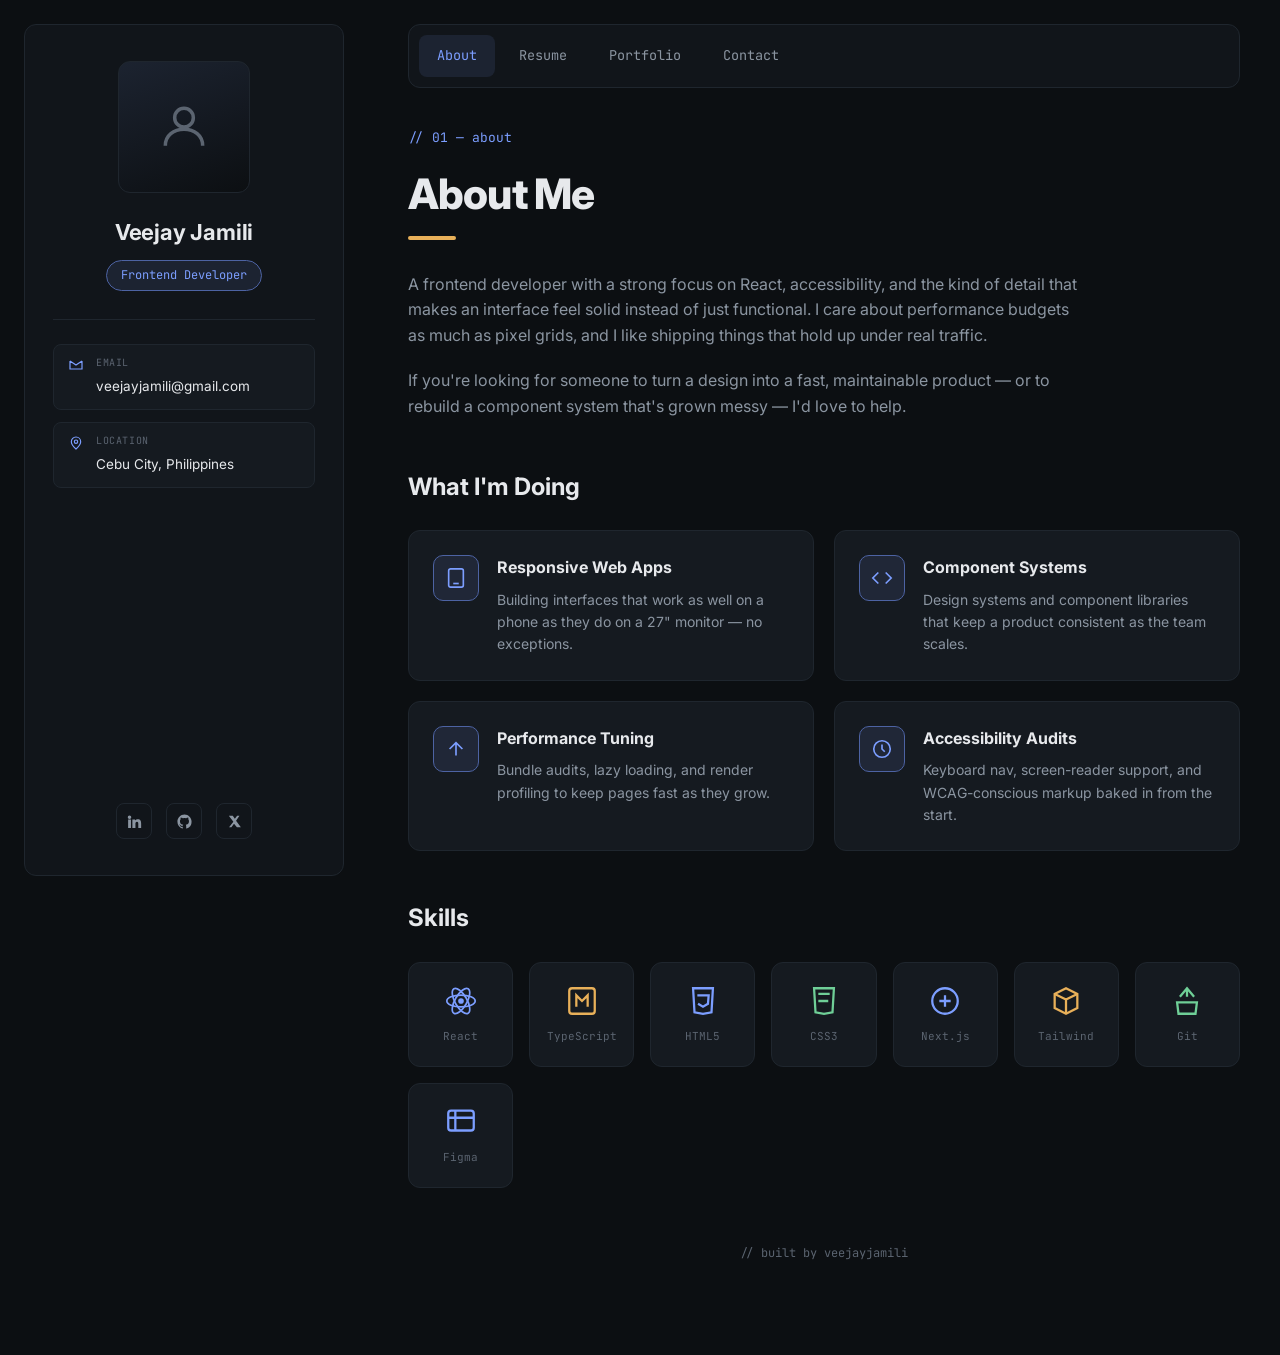
<file: index.html>
<!DOCTYPE html>
<html lang="en">
<head>
<meta charset="UTF-8" />
<meta name="viewport" content="width=device-width, initial-scale=1.0" />
<title>Veejay Jamili — Frontend Developer</title>
<link rel="preconnect" href="https://fonts.googleapis.com">
<link rel="preconnect" href="https://fonts.gstatic.com" crossorigin>
<link href="https://fonts.googleapis.com/css2?family=JetBrains+Mono:wght@400;500;600;700&family=Inter:wght@400;500;600;700;800&display=swap" rel="stylesheet">
<link rel="stylesheet" href="style.css">
</head>
<body>
<div class="app">
<aside class="sidebar">
    <div class="avatar">
      <svg viewBox="0 0 24 24" fill="none" stroke="currentColor" stroke-width="1.5"><circle cx="12" cy="8" r="4"/><path d="M4 20c0-4.4 3.6-7 8-7s8 2.6 8 7"/></svg>
    </div>
    <h1 class="sidebar__name">Veejay Jamili</h1>
    <span class="sidebar__role">Frontend Developer</span>

    <div class="sidebar__divider"></div>

    <div class="sidebar__info">
      <div class="info__row">
        <svg viewBox="0 0 24 24" fill="none" stroke="currentColor" stroke-width="1.8"><path d="M3 6l9 6 9-6M3 6v12h18V6"/></svg>
        <span>
          <span class="info__label">Email</span>
          <span class="info__value">veejayjamili@gmail.com</span>
        </span>
      </div>
      <div class="info__row">
        <svg viewBox="0 0 24 24" fill="none" stroke="currentColor" stroke-width="1.8"><path d="M12 21s-7-6.4-7-11a7 7 0 1114 0c0 4.6-7 11-7 11z"/><circle cx="12" cy="10" r="2.5"/></svg>
        <span>
          <span class="info__label">Location</span>
          <span class="info__value">Cebu City, Philippines</span>
        </span>
      </div>
    </div>

    <div class="sidebar__socials">
      <a href="https://www.linkedin.com/in/veejayjamili/" target="_blank" rel="noopener" aria-label="LinkedIn">
        <svg viewBox="0 0 24 24" fill="currentColor"><path d="M4.98 3.5a2.5 2.5 0 11-.02 5 2.5 2.5 0 01.02-5zM3 9h4v12H3zM9 9h3.8v1.7h.05c.53-1 1.83-1.96 3.76-1.96 4.02 0 4.76 2.65 4.76 6.1V21h-4v-5.6c0-1.34-.02-3.06-1.87-3.06-1.87 0-2.16 1.46-2.16 2.96V21H9z"/></svg>
      </a>
      <a href="https://github.com/fdc-veejay" target="_blank" rel="noopener" aria-label="GitHub">
        <svg viewBox="0 0 24 24" fill="currentColor"><path d="M12 2C6.48 2 2 6.58 2 12.25c0 4.5 2.87 8.32 6.84 9.67.5.1.68-.22.68-.49 0-.24-.01-1.04-.01-1.89-2.78.62-3.37-1.21-3.37-1.21-.45-1.18-1.1-1.5-1.1-1.5-.9-.63.07-.62.07-.62 1 .07 1.53 1.05 1.53 1.05.89 1.55 2.33 1.1 2.9.84.09-.66.34-1.1.62-1.36-2.22-.26-4.56-1.13-4.56-5.02 0-1.11.38-2.02 1.02-2.73-.1-.26-.44-1.31.1-2.73 0 0 .84-.27 2.75 1.04a9.4 9.4 0 015 0c1.9-1.31 2.74-1.04 2.74-1.04.55 1.42.2 2.47.1 2.73.64.71 1.02 1.62 1.02 2.73 0 3.9-2.35 4.76-4.58 5.01.36.32.68.93.68 1.88 0 1.36-.01 2.45-.01 2.79 0 .27.18.6.69.49A10.02 10.02 0 0022 12.25C22 6.58 17.52 2 12 2z"/></svg>
      </a>
      <a href="https://twitter.com/" target="_blank" rel="noopener" aria-label="Twitter / X">
        <svg viewBox="0 0 24 24" fill="currentColor"><path d="M19 4h-3.3l-3.2 4.2L9.6 4H4l6.4 8.4L4.3 20h3.3l3.7-4.8L15.4 20H21l-6.8-8.9z"/></svg>
      </a>
    </div>
  </aside>

  <!-- ============ MAIN CONTENT ============ -->
  <div class="content">

    <nav class="topnav">
      <a href="index.html" class="active">About</a>
      <a href="resume.html">Resume</a>
      <a href="portfolio.html">Portfolio</a>
      <!-- <a href="blog.html">Blog</a> -->
      <a href="contact.html">Contact</a>
    </nav>

    <p class="eyebrow">// 01 — about</p>
    <h2 class="page__title">About Me</h2>
    <div class="title__underline"></div>

    <p class="lede">
      A frontend developer with a strong focus on React, accessibility,
      and the kind of detail that makes an interface feel solid instead
      of just functional. I care about performance budgets as much as
      pixel grids, and I like shipping things that hold up under real
      traffic.
    </p>
    <p class="lede">
      If you're looking for someone to turn a design into a fast,
      maintainable product — or to rebuild a component system that's
      grown messy — I'd love to help.
    </p>

    <h3 class="section-heading">What I'm Doing</h3>
    <div class="cards">

      <div class="card">
        <div class="card__icon">
          <svg viewBox="0 0 24 24" fill="none" stroke="currentColor" stroke-width="1.8"><rect x="4" y="2" width="16" height="20" rx="2"/><path d="M9 18h6"/></svg>
        </div>
        <div>
          <h3>Responsive Web Apps</h3>
          <p>Building interfaces that work as well on a phone as they do on a 27" monitor — no exceptions.</p>
        </div>
      </div>

      <div class="card">
        <div class="card__icon">
          <svg viewBox="0 0 24 24" fill="none" stroke="currentColor" stroke-width="1.8"><path d="M16 18l6-6-6-6M8 6l-6 6 6 6"/></svg>
        </div>
        <div>
          <h3>Component Systems</h3>
          <p>Design systems and component libraries that keep a product consistent as the team scales.</p>
        </div>
      </div>

      <div class="card">
        <div class="card__icon">
          <svg viewBox="0 0 24 24" fill="none" stroke="currentColor" stroke-width="1.8"><path d="M12 19V6M5 12l7-7 7 7"/></svg>
        </div>
        <div>
          <h3>Performance Tuning</h3>
          <p>Bundle audits, lazy loading, and render profiling to keep pages fast as they grow.</p>
        </div>
      </div>

      <div class="card">
        <div class="card__icon">
          <svg viewBox="0 0 24 24" fill="none" stroke="currentColor" stroke-width="1.8"><circle cx="12" cy="12" r="9"/><path d="M12 7v5l3 3"/></svg>
        </div>
        <div>
          <h3>Accessibility Audits</h3>
          <p>Keyboard nav, screen-reader support, and WCAG-conscious markup baked in from the start.</p>
        </div>
      </div>

    </div>

    <h3 class="section-heading">Skills</h3>
    <div class="skill-icons">
      <div class="skill-icon">
        <svg viewBox="0 0 24 24" fill="none"><circle cx="12" cy="12" r="2" fill="#7c9eff"/><g stroke="#7c9eff" stroke-width="1.2"><ellipse cx="12" cy="12" rx="10" ry="4.2"/><ellipse cx="12" cy="12" rx="10" ry="4.2" transform="rotate(60 12 12)"/><ellipse cx="12" cy="12" rx="10" ry="4.2" transform="rotate(120 12 12)"/></g></svg>
        <span>React</span>
      </div>
      <div class="skill-icon">
        <svg viewBox="0 0 24 24" fill="none" stroke="#e8b059" stroke-width="1.6"><rect x="3" y="3" width="18" height="18" rx="2"/><path d="M8 16V8l4 4 4-4v8"/></svg>
        <span>TypeScript</span>
      </div>
      <div class="skill-icon">
        <svg viewBox="0 0 24 24" fill="none" stroke="#7c9eff" stroke-width="1.6"><path d="M5 3l1 17 6 1 6-1 1-17z"/><path d="M8 8h8l-.5 6L12 16l-3.5-2"/></svg>
        <span>HTML5</span>
      </div>
      <div class="skill-icon">
        <svg viewBox="0 0 24 24" fill="none" stroke="#6fcf97" stroke-width="1.6"><path d="M5 3l1 17 6 1 6-1 1-17z"/><path d="M8 7h8M8 12h7"/></svg>
        <span>CSS3</span>
      </div>
      <div class="skill-icon">
        <svg viewBox="0 0 24 24" fill="none" stroke="#7c9eff" stroke-width="1.6"><circle cx="12" cy="12" r="9"/><path d="M8 12h8M12 8v8"/></svg>
        <span>Next.js</span>
      </div>
      <div class="skill-icon">
        <svg viewBox="0 0 24 24" fill="none" stroke="#e8b059" stroke-width="1.6"><path d="M4 17V7l8-4 8 4v10l-8 4-8-4z"/><path d="M4 7l8 4 8-4M12 11v10"/></svg>
        <span>Tailwind</span>
      </div>
      <div class="skill-icon">
        <svg viewBox="0 0 24 24" fill="none" stroke="#6fcf97" stroke-width="1.6"><path d="M12 3v6M7 9l5-6 5 6M5 13h14l-1 8H6z"/></svg>
        <span>Git</span>
      </div>
      <div class="skill-icon">
        <svg viewBox="0 0 24 24" fill="none" stroke="#7c9eff" stroke-width="1.6"><rect x="3" y="4" width="18" height="14" rx="2"/><path d="M3 9h18M8 4v14"/></svg>
        <span>Figma</span>
      </div>
    </div>

    <p class="footer-note">// built by veejayjamili</p>
  </div>

</div>
</body>
</html>
</file>
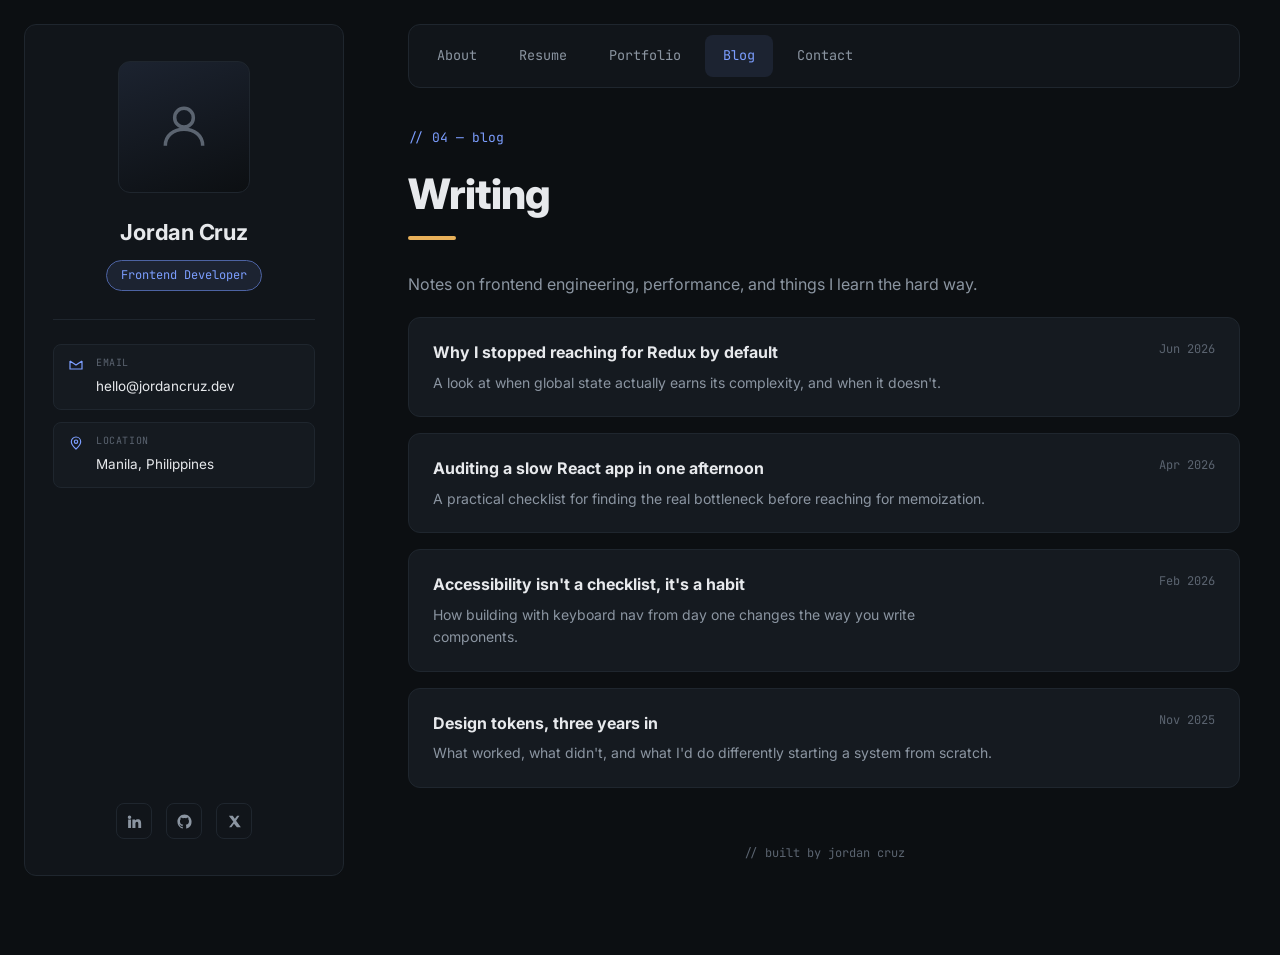
<file: blog.html>
<!DOCTYPE html>
<html lang="en">
<head>
<meta charset="UTF-8" />
<meta name="viewport" content="width=device-width, initial-scale=1.0" />
<title>Blog — Jordan Cruz</title>
<link rel="preconnect" href="https://fonts.googleapis.com">
<link rel="preconnect" href="https://fonts.gstatic.com" crossorigin>
<link href="https://fonts.googleapis.com/css2?family=JetBrains+Mono:wght@400;500;600;700&family=Inter:wght@400;500;600;700;800&display=swap" rel="stylesheet">
<link rel="stylesheet" href="style.css">
</head>
<body>
<div class="app">

  <aside class="sidebar">
    <div class="avatar">
      <svg viewBox="0 0 24 24" fill="none" stroke="currentColor" stroke-width="1.5"><circle cx="12" cy="8" r="4"/><path d="M4 20c0-4.4 3.6-7 8-7s8 2.6 8 7"/></svg>
    </div>
    <h1 class="sidebar__name">Jordan Cruz</h1>
    <span class="sidebar__role">Frontend Developer</span>

    <div class="sidebar__divider"></div>

    <div class="sidebar__info">
      <div class="info__row">
        <svg viewBox="0 0 24 24" fill="none" stroke="currentColor" stroke-width="1.8"><path d="M3 6l9 6 9-6M3 6v12h18V6"/></svg>
        <span>
          <span class="info__label">Email</span>
          <span class="info__value">hello@jordancruz.dev</span>
        </span>
      </div>
      <div class="info__row">
        <svg viewBox="0 0 24 24" fill="none" stroke="currentColor" stroke-width="1.8"><path d="M12 21s-7-6.4-7-11a7 7 0 1114 0c0 4.6-7 11-7 11z"/><circle cx="12" cy="10" r="2.5"/></svg>
        <span>
          <span class="info__label">Location</span>
          <span class="info__value">Manila, Philippines</span>
        </span>
      </div>
    </div>

    <div class="sidebar__socials">
      <a href="https://linkedin.com/" target="_blank" rel="noopener" aria-label="LinkedIn">
        <svg viewBox="0 0 24 24" fill="currentColor"><path d="M4.98 3.5a2.5 2.5 0 11-.02 5 2.5 2.5 0 01.02-5zM3 9h4v12H3zM9 9h3.8v1.7h.05c.53-1 1.83-1.96 3.76-1.96 4.02 0 4.76 2.65 4.76 6.1V21h-4v-5.6c0-1.34-.02-3.06-1.87-3.06-1.87 0-2.16 1.46-2.16 2.96V21H9z"/></svg>
      </a>
      <a href="https://github.com/" target="_blank" rel="noopener" aria-label="GitHub">
        <svg viewBox="0 0 24 24" fill="currentColor"><path d="M12 2C6.48 2 2 6.58 2 12.25c0 4.5 2.87 8.32 6.84 9.67.5.1.68-.22.68-.49 0-.24-.01-1.04-.01-1.89-2.78.62-3.37-1.21-3.37-1.21-.45-1.18-1.1-1.5-1.1-1.5-.9-.63.07-.62.07-.62 1 .07 1.53 1.05 1.53 1.05.89 1.55 2.33 1.1 2.9.84.09-.66.34-1.1.62-1.36-2.22-.26-4.56-1.13-4.56-5.02 0-1.11.38-2.02 1.02-2.73-.1-.26-.44-1.31.1-2.73 0 0 .84-.27 2.75 1.04a9.4 9.4 0 015 0c1.9-1.31 2.74-1.04 2.74-1.04.55 1.42.2 2.47.1 2.73.64.71 1.02 1.62 1.02 2.73 0 3.9-2.35 4.76-4.58 5.01.36.32.68.93.68 1.88 0 1.36-.01 2.45-.01 2.79 0 .27.18.6.69.49A10.02 10.02 0 0022 12.25C22 6.58 17.52 2 12 2z"/></svg>
      </a>
      <a href="https://twitter.com/" target="_blank" rel="noopener" aria-label="Twitter / X">
        <svg viewBox="0 0 24 24" fill="currentColor"><path d="M19 4h-3.3l-3.2 4.2L9.6 4H4l6.4 8.4L4.3 20h3.3l3.7-4.8L15.4 20H21l-6.8-8.9z"/></svg>
      </a>
    </div>
  </aside>

  <div class="content">

    <nav class="topnav">
      <a href="index.html">About</a>
      <a href="resume.html">Resume</a>
      <a href="portfolio.html">Portfolio</a>
      <a href="blog.html" class="active">Blog</a>
      <a href="contact.html">Contact</a>
    </nav>

    <p class="eyebrow">// 04 — blog</p>
    <h2 class="page__title">Writing</h2>
    <div class="title__underline"></div>

    <p class="lede">Notes on frontend engineering, performance, and things I learn the hard way.</p>

    <div class="blog-list">

      <div class="blog-item">
        <div>
          <h3>Why I stopped reaching for Redux by default</h3>
          <p>A look at when global state actually earns its complexity, and when it doesn't.</p>
        </div>
        <span class="blog-item__date">Jun 2026</span>
      </div>

      <div class="blog-item">
        <div>
          <h3>Auditing a slow React app in one afternoon</h3>
          <p>A practical checklist for finding the real bottleneck before reaching for memoization.</p>
        </div>
        <span class="blog-item__date">Apr 2026</span>
      </div>

      <div class="blog-item">
        <div>
          <h3>Accessibility isn't a checklist, it's a habit</h3>
          <p>How building with keyboard nav from day one changes the way you write components.</p>
        </div>
        <span class="blog-item__date">Feb 2026</span>
      </div>

      <div class="blog-item">
        <div>
          <h3>Design tokens, three years in</h3>
          <p>What worked, what didn't, and what I'd do differently starting a system from scratch.</p>
        </div>
        <span class="blog-item__date">Nov 2025</span>
      </div>

    </div>

    <p class="footer-note">// built by jordan cruz</p>
  </div>

</div>
</body>
</html>
</file>
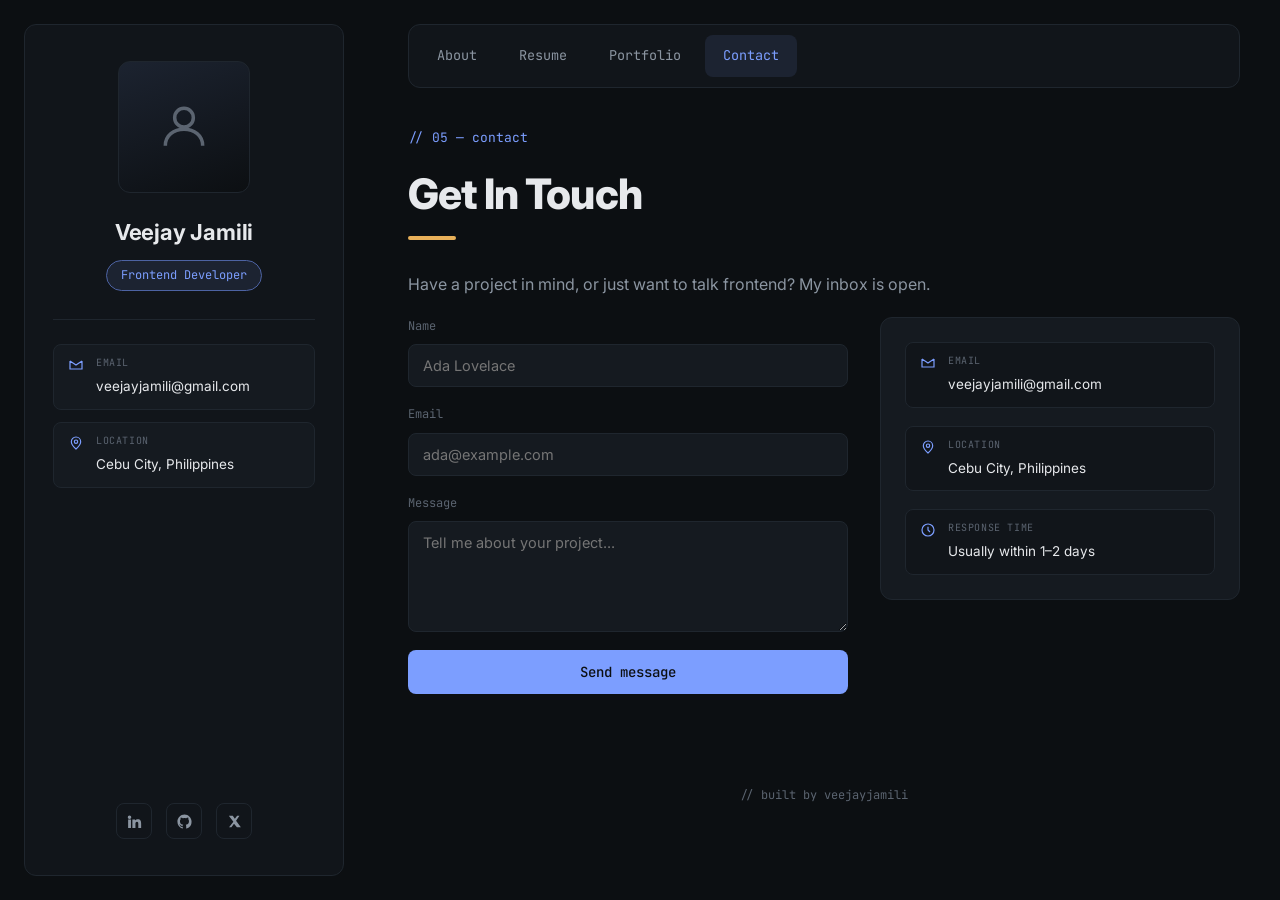
<file: contact.html>
<!DOCTYPE html>
<html lang="en">
<head>
<meta charset="UTF-8" />
<meta name="viewport" content="width=device-width, initial-scale=1.0" />
<title>Contact — Veejay Jamili</title>
<link rel="preconnect" href="https://fonts.googleapis.com">
<link rel="preconnect" href="https://fonts.gstatic.com" crossorigin>
<link href="https://fonts.googleapis.com/css2?family=JetBrains+Mono:wght@400;500;600;700&family=Inter:wght@400;500;600;700;800&display=swap" rel="stylesheet">
<link rel="stylesheet" href="style.css">
</head>
<body>
<div class="app">

  <aside class="sidebar">
    <div class="avatar">
      <svg viewBox="0 0 24 24" fill="none" stroke="currentColor" stroke-width="1.5"><circle cx="12" cy="8" r="4"/><path d="M4 20c0-4.4 3.6-7 8-7s8 2.6 8 7"/></svg>
    </div>
    <h1 class="sidebar__name">Veejay Jamili</h1>
    <span class="sidebar__role">Frontend Developer</span>

    <div class="sidebar__divider"></div>

    <div class="sidebar__info">
      <div class="info__row">
        <svg viewBox="0 0 24 24" fill="none" stroke="currentColor" stroke-width="1.8"><path d="M3 6l9 6 9-6M3 6v12h18V6"/></svg>
        <span>
          <span class="info__label">Email</span>
          <span class="info__value">veejayjamili@gmail.com</span>
        </span>
      </div>
      <div class="info__row">
        <svg viewBox="0 0 24 24" fill="none" stroke="currentColor" stroke-width="1.8"><path d="M12 21s-7-6.4-7-11a7 7 0 1114 0c0 4.6-7 11-7 11z"/><circle cx="12" cy="10" r="2.5"/></svg>
        <span>
          <span class="info__label">Location</span>
          <span class="info__value">Cebu City, Philippines</span>
        </span>
      </div>
    </div>

    <div class="sidebar__socials">
      <a href="https://www.linkedin.com/in/veejayjamili/" target="_blank" rel="noopener" aria-label="LinkedIn">
        <svg viewBox="0 0 24 24" fill="currentColor"><path d="M4.98 3.5a2.5 2.5 0 11-.02 5 2.5 2.5 0 01.02-5zM3 9h4v12H3zM9 9h3.8v1.7h.05c.53-1 1.83-1.96 3.76-1.96 4.02 0 4.76 2.65 4.76 6.1V21h-4v-5.6c0-1.34-.02-3.06-1.87-3.06-1.87 0-2.16 1.46-2.16 2.96V21H9z"/></svg>
      </a>
      <a href="https://github.com/fdc-veejay" target="_blank" rel="noopener" aria-label="GitHub">
        <svg viewBox="0 0 24 24" fill="currentColor"><path d="M12 2C6.48 2 2 6.58 2 12.25c0 4.5 2.87 8.32 6.84 9.67.5.1.68-.22.68-.49 0-.24-.01-1.04-.01-1.89-2.78.62-3.37-1.21-3.37-1.21-.45-1.18-1.1-1.5-1.1-1.5-.9-.63.07-.62.07-.62 1 .07 1.53 1.05 1.53 1.05.89 1.55 2.33 1.1 2.9.84.09-.66.34-1.1.62-1.36-2.22-.26-4.56-1.13-4.56-5.02 0-1.11.38-2.02 1.02-2.73-.1-.26-.44-1.31.1-2.73 0 0 .84-.27 2.75 1.04a9.4 9.4 0 015 0c1.9-1.31 2.74-1.04 2.74-1.04.55 1.42.2 2.47.1 2.73.64.71 1.02 1.62 1.02 2.73 0 3.9-2.35 4.76-4.58 5.01.36.32.68.93.68 1.88 0 1.36-.01 2.45-.01 2.79 0 .27.18.6.69.49A10.02 10.02 0 0022 12.25C22 6.58 17.52 2 12 2z"/></svg>
      </a>
      <a href="https://twitter.com/" target="_blank" rel="noopener" aria-label="Twitter / X">
        <svg viewBox="0 0 24 24" fill="currentColor"><path d="M19 4h-3.3l-3.2 4.2L9.6 4H4l6.4 8.4L4.3 20h3.3l3.7-4.8L15.4 20H21l-6.8-8.9z"/></svg>
      </a>
    </div>
  </aside>

  <div class="content">

    <nav class="topnav">
      <a href="index.html">About</a>
      <a href="resume.html">Resume</a>
      <a href="portfolio.html">Portfolio</a>
      <!-- <a href="blog.html">Blog</a> -->
      <a href="contact.html" class="active">Contact</a>
    </nav>

    <p class="eyebrow">// 05 — contact</p>
    <h2 class="page__title">Get In Touch</h2>
    <div class="title__underline"></div>

    <p class="lede">Have a project in mind, or just want to talk frontend? My inbox is open.</p>

    <div class="contact-grid">

      <form class="contact__form" id="contactForm" novalidate>
        <div class="field">
          <label for="name">Name</label>
          <input type="text" id="name" name="name" placeholder="Ada Lovelace" required>
        </div>
        <div class="field">
          <label for="email">Email</label>
          <input type="email" id="email" name="email" placeholder="ada@example.com" required>
        </div>
        <div class="field">
          <label for="message">Message</label>
          <textarea id="message" name="message" rows="5" placeholder="Tell me about your project..." required></textarea>
        </div>
        <button type="submit" class="btn">Send message</button>
        <p class="form__status" id="formStatus" role="status" aria-live="polite"></p>
      </form>

      <div class="contact-info-card">
        <div class="info__row">
          <svg viewBox="0 0 24 24" fill="none" stroke="currentColor" stroke-width="1.8"><path d="M3 6l9 6 9-6M3 6v12h18V6"/></svg>
          <span>
            <span class="info__label">Email</span>
            <span class="info__value">veejayjamili@gmail.com</span>
          </span>
        </div>
        <div class="info__row">
          <svg viewBox="0 0 24 24" fill="none" stroke="currentColor" stroke-width="1.8"><path d="M12 21s-7-6.4-7-11a7 7 0 1114 0c0 4.6-7 11-7 11z"/><circle cx="12" cy="10" r="2.5"/></svg>
          <span>
            <span class="info__label">Location</span>
            <span class="info__value">Cebu City, Philippines</span>
          </span>
        </div>
        <div class="info__row">
          <svg viewBox="0 0 24 24" fill="none" stroke="currentColor" stroke-width="1.8"><circle cx="12" cy="12" r="9"/><path d="M12 7v5l3 3"/></svg>
          <span>
            <span class="info__label">Response time</span>
            <span class="info__value">Usually within 1–2 days</span>
          </span>
        </div>
      </div>

    </div>

    <p class="footer-note">// built by veejayjamili</p>
  </div>

</div>

<script src="script.js"></script>
</body>
</html>
</file>
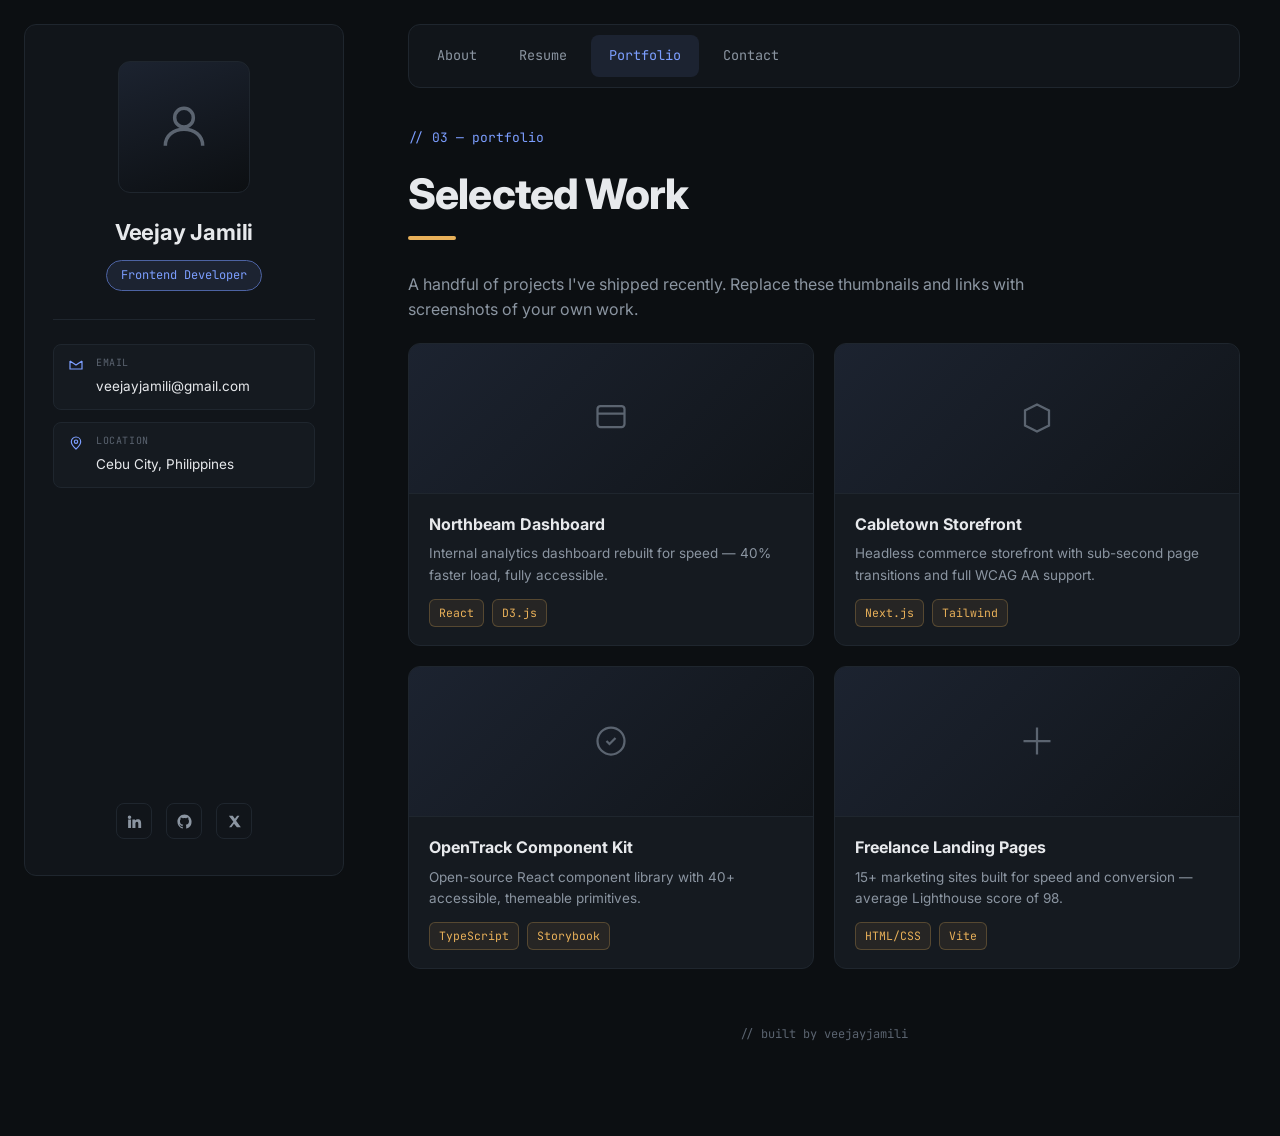
<file: portfolio.html>
<!DOCTYPE html>
<html lang="en">
<head>
<meta charset="UTF-8" />
<meta name="viewport" content="width=device-width, initial-scale=1.0" />
<title>Portfolio — Veejay Jamili</title>
<link rel="preconnect" href="https://fonts.googleapis.com">
<link rel="preconnect" href="https://fonts.gstatic.com" crossorigin>
<link href="https://fonts.googleapis.com/css2?family=JetBrains+Mono:wght@400;500;600;700&family=Inter:wght@400;500;600;700;800&display=swap" rel="stylesheet">
<link rel="stylesheet" href="style.css">
</head>
<body>
<div class="app">

  <aside class="sidebar">
    <div class="avatar">
      <svg viewBox="0 0 24 24" fill="none" stroke="currentColor" stroke-width="1.5"><circle cx="12" cy="8" r="4"/><path d="M4 20c0-4.4 3.6-7 8-7s8 2.6 8 7"/></svg>
    </div>
    <h1 class="sidebar__name">Veejay Jamili</h1>
    <span class="sidebar__role">Frontend Developer</span>

    <div class="sidebar__divider"></div>

    <div class="sidebar__info">
      <div class="info__row">
        <svg viewBox="0 0 24 24" fill="none" stroke="currentColor" stroke-width="1.8"><path d="M3 6l9 6 9-6M3 6v12h18V6"/></svg>
        <span>
          <span class="info__label">Email</span>
          <span class="info__value">veejayjamili@gmail.com</span>
        </span>
      </div>
      <div class="info__row">
        <svg viewBox="0 0 24 24" fill="none" stroke="currentColor" stroke-width="1.8"><path d="M12 21s-7-6.4-7-11a7 7 0 1114 0c0 4.6-7 11-7 11z"/><circle cx="12" cy="10" r="2.5"/></svg>
        <span>
          <span class="info__label">Location</span>
          <span class="info__value">Cebu City, Philippines</span>
        </span>
      </div>
    </div>

    <div class="sidebar__socials">
      <a href="https://www.linkedin.com/in/veejayjamili/" target="_blank" rel="noopener" aria-label="LinkedIn">
        <svg viewBox="0 0 24 24" fill="currentColor"><path d="M4.98 3.5a2.5 2.5 0 11-.02 5 2.5 2.5 0 01.02-5zM3 9h4v12H3zM9 9h3.8v1.7h.05c.53-1 1.83-1.96 3.76-1.96 4.02 0 4.76 2.65 4.76 6.1V21h-4v-5.6c0-1.34-.02-3.06-1.87-3.06-1.87 0-2.16 1.46-2.16 2.96V21H9z"/></svg>
      </a>
      <a href="https://github.com/fdc-veejay" target="_blank" rel="noopener" aria-label="GitHub">
        <svg viewBox="0 0 24 24" fill="currentColor"><path d="M12 2C6.48 2 2 6.58 2 12.25c0 4.5 2.87 8.32 6.84 9.67.5.1.68-.22.68-.49 0-.24-.01-1.04-.01-1.89-2.78.62-3.37-1.21-3.37-1.21-.45-1.18-1.1-1.5-1.1-1.5-.9-.63.07-.62.07-.62 1 .07 1.53 1.05 1.53 1.05.89 1.55 2.33 1.1 2.9.84.09-.66.34-1.1.62-1.36-2.22-.26-4.56-1.13-4.56-5.02 0-1.11.38-2.02 1.02-2.73-.1-.26-.44-1.31.1-2.73 0 0 .84-.27 2.75 1.04a9.4 9.4 0 015 0c1.9-1.31 2.74-1.04 2.74-1.04.55 1.42.2 2.47.1 2.73.64.71 1.02 1.62 1.02 2.73 0 3.9-2.35 4.76-4.58 5.01.36.32.68.93.68 1.88 0 1.36-.01 2.45-.01 2.79 0 .27.18.6.69.49A10.02 10.02 0 0022 12.25C22 6.58 17.52 2 12 2z"/></svg>
      </a>
      <a href="https://twitter.com/" target="_blank" rel="noopener" aria-label="Twitter / X">
        <svg viewBox="0 0 24 24" fill="currentColor"><path d="M19 4h-3.3l-3.2 4.2L9.6 4H4l6.4 8.4L4.3 20h3.3l3.7-4.8L15.4 20H21l-6.8-8.9z"/></svg>
      </a>
    </div>
  </aside>

  <div class="content">

    <nav class="topnav">
      <a href="index.html">About</a>
      <a href="resume.html">Resume</a>
      <a href="portfolio.html" class="active">Portfolio</a>
      <!-- <a href="blog.html">Blog</a> -->
      <a href="contact.html">Contact</a>
    </nav>

    <p class="eyebrow">// 03 — portfolio</p>
    <h2 class="page__title">Selected Work</h2>
    <div class="title__underline"></div>

    <p class="lede">A handful of projects I've shipped recently. Replace these thumbnails and links with screenshots of your own work.</p>

    <div class="portfolio-grid">

      <div class="project-card">
        <div class="project-card__thumb">
          <svg viewBox="0 0 24 24" fill="none" stroke="currentColor" stroke-width="1.5"><rect x="3" y="4" width="18" height="14" rx="2"/><path d="M3 9h18"/></svg>
        </div>
        <div class="project-card__body">
          <h3>Northbeam Dashboard</h3>
          <p>Internal analytics dashboard rebuilt for speed — 40% faster load, fully accessible.</p>
          <div class="tags"><span>React</span><span>D3.js</span></div>
        </div>
      </div>

      <div class="project-card">
        <div class="project-card__thumb">
          <svg viewBox="0 0 24 24" fill="none" stroke="currentColor" stroke-width="1.5"><path d="M4 17V7l8-4 8 4v10l-8 4-8-4z"/></svg>
        </div>
        <div class="project-card__body">
          <h3>Cabletown Storefront</h3>
          <p>Headless commerce storefront with sub-second page transitions and full WCAG AA support.</p>
          <div class="tags"><span>Next.js</span><span>Tailwind</span></div>
        </div>
      </div>

      <div class="project-card">
        <div class="project-card__thumb">
          <svg viewBox="0 0 24 24" fill="none" stroke="currentColor" stroke-width="1.5"><circle cx="12" cy="12" r="9"/><path d="M9 12l2 2 4-4"/></svg>
        </div>
        <div class="project-card__body">
          <h3>OpenTrack Component Kit</h3>
          <p>Open-source React component library with 40+ accessible, themeable primitives.</p>
          <div class="tags"><span>TypeScript</span><span>Storybook</span></div>
        </div>
      </div>

      <div class="project-card">
        <div class="project-card__thumb">
          <svg viewBox="0 0 24 24" fill="none" stroke="currentColor" stroke-width="1.5"><path d="M3 12h18M12 3v18"/></svg>
        </div>
        <div class="project-card__body">
          <h3>Freelance Landing Pages</h3>
          <p>15+ marketing sites built for speed and conversion — average Lighthouse score of 98.</p>
          <div class="tags"><span>HTML/CSS</span><span>Vite</span></div>
        </div>
      </div>

    </div>

    <p class="footer-note">// built by veejayjamili</p>
  </div>

</div>
</body>
</html>
</file>
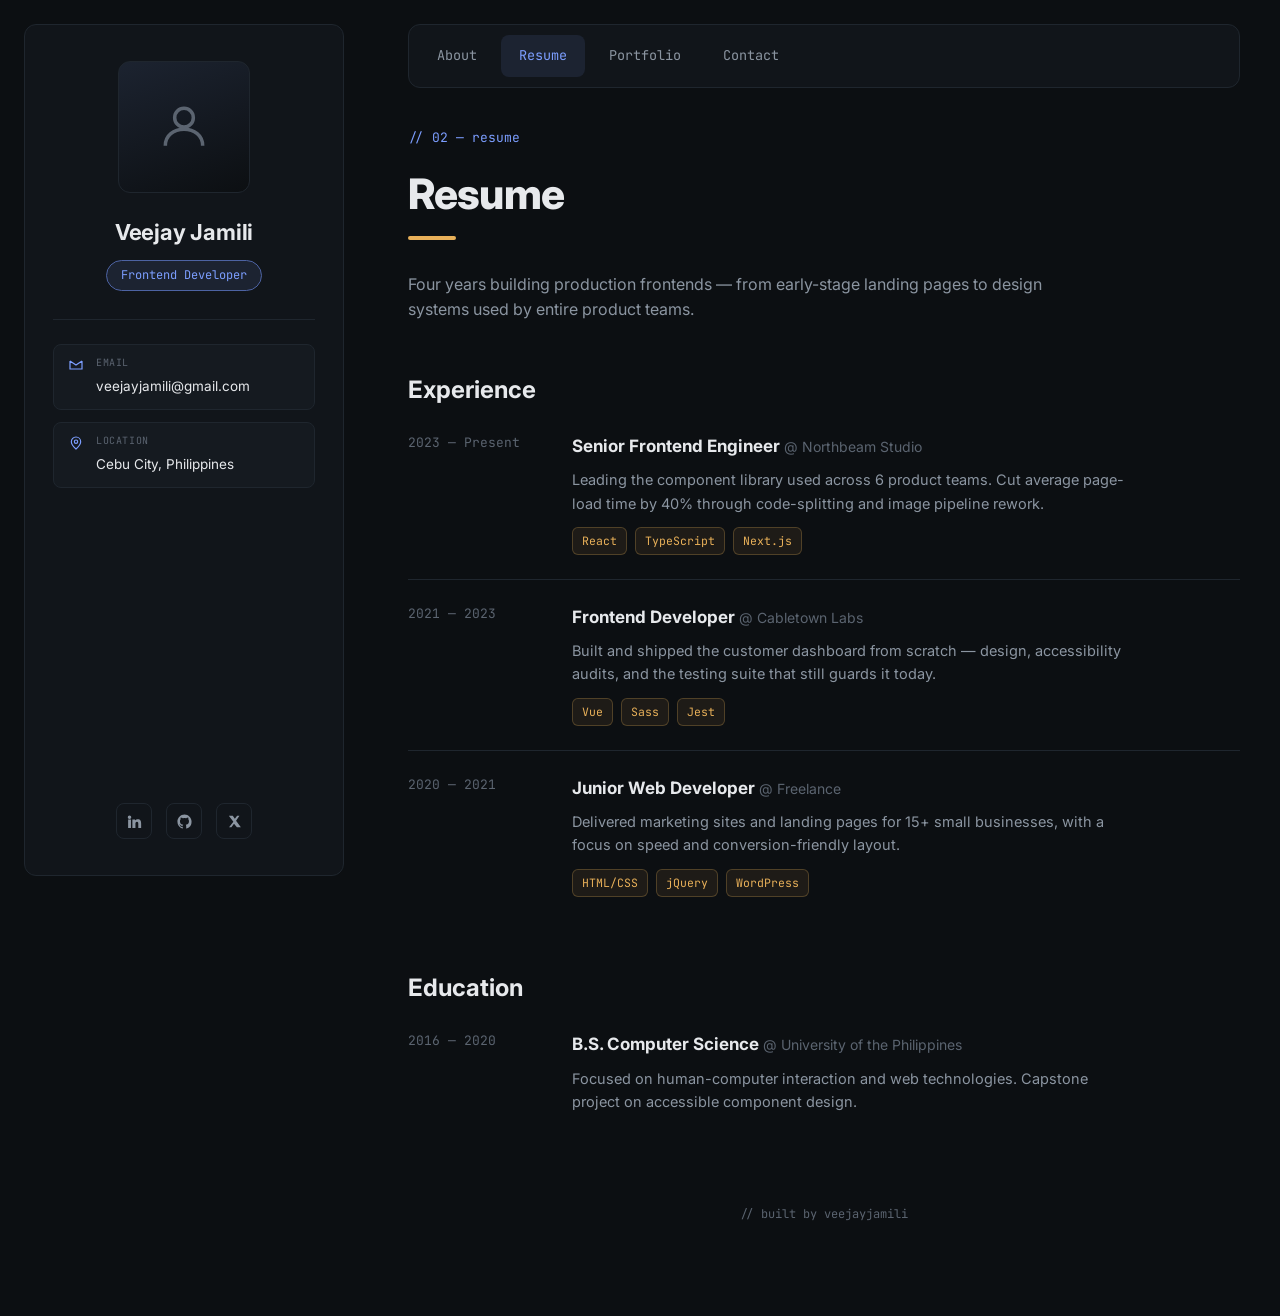
<file: resume.html>
<!DOCTYPE html>
<html lang="en">
<head>
<meta charset="UTF-8" />
<meta name="viewport" content="width=device-width, initial-scale=1.0" />
<title>Resume — Veejay Jamili</title>
<link rel="preconnect" href="https://fonts.googleapis.com">
<link rel="preconnect" href="https://fonts.gstatic.com" crossorigin>
<link href="https://fonts.googleapis.com/css2?family=JetBrains+Mono:wght@400;500;600;700&family=Inter:wght@400;500;600;700;800&display=swap" rel="stylesheet">
<link rel="stylesheet" href="style.css">
</head>
<body>
<div class="app">

  <aside class="sidebar">
    <div class="avatar">
      <svg viewBox="0 0 24 24" fill="none" stroke="currentColor" stroke-width="1.5"><circle cx="12" cy="8" r="4"/><path d="M4 20c0-4.4 3.6-7 8-7s8 2.6 8 7"/></svg>
    </div>
    <h1 class="sidebar__name">Veejay Jamili</h1>
    <span class="sidebar__role">Frontend Developer</span>

    <div class="sidebar__divider"></div>

    <div class="sidebar__info">
      <div class="info__row">
        <svg viewBox="0 0 24 24" fill="none" stroke="currentColor" stroke-width="1.8"><path d="M3 6l9 6 9-6M3 6v12h18V6"/></svg>
        <span>
          <span class="info__label">Email</span>
          <span class="info__value">veejayjamili@gmail.com</span>
        </span>
      </div>
      <div class="info__row">
        <svg viewBox="0 0 24 24" fill="none" stroke="currentColor" stroke-width="1.8"><path d="M12 21s-7-6.4-7-11a7 7 0 1114 0c0 4.6-7 11-7 11z"/><circle cx="12" cy="10" r="2.5"/></svg>
        <span>
          <span class="info__label">Location</span>
          <span class="info__value">Cebu City, Philippines</span>
        </span>
      </div>
    </div>

    <div class="sidebar__socials">
      <a href="https://www.linkedin.com/in/veejayjamili/" target="_blank" rel="noopener" aria-label="LinkedIn">
        <svg viewBox="0 0 24 24" fill="currentColor"><path d="M4.98 3.5a2.5 2.5 0 11-.02 5 2.5 2.5 0 01.02-5zM3 9h4v12H3zM9 9h3.8v1.7h.05c.53-1 1.83-1.96 3.76-1.96 4.02 0 4.76 2.65 4.76 6.1V21h-4v-5.6c0-1.34-.02-3.06-1.87-3.06-1.87 0-2.16 1.46-2.16 2.96V21H9z"/></svg>
      </a>
      <a href="https://github.com/fdc-veejay" target="_blank" rel="noopener" aria-label="GitHub">
        <svg viewBox="0 0 24 24" fill="currentColor"><path d="M12 2C6.48 2 2 6.58 2 12.25c0 4.5 2.87 8.32 6.84 9.67.5.1.68-.22.68-.49 0-.24-.01-1.04-.01-1.89-2.78.62-3.37-1.21-3.37-1.21-.45-1.18-1.1-1.5-1.1-1.5-.9-.63.07-.62.07-.62 1 .07 1.53 1.05 1.53 1.05.89 1.55 2.33 1.1 2.9.84.09-.66.34-1.1.62-1.36-2.22-.26-4.56-1.13-4.56-5.02 0-1.11.38-2.02 1.02-2.73-.1-.26-.44-1.31.1-2.73 0 0 .84-.27 2.75 1.04a9.4 9.4 0 015 0c1.9-1.31 2.74-1.04 2.74-1.04.55 1.42.2 2.47.1 2.73.64.71 1.02 1.62 1.02 2.73 0 3.9-2.35 4.76-4.58 5.01.36.32.68.93.68 1.88 0 1.36-.01 2.45-.01 2.79 0 .27.18.6.69.49A10.02 10.02 0 0022 12.25C22 6.58 17.52 2 12 2z"/></svg>
      </a>
      <a href="https://twitter.com/" target="_blank" rel="noopener" aria-label="Twitter / X">
        <svg viewBox="0 0 24 24" fill="currentColor"><path d="M19 4h-3.3l-3.2 4.2L9.6 4H4l6.4 8.4L4.3 20h3.3l3.7-4.8L15.4 20H21l-6.8-8.9z"/></svg>
      </a>
    </div>
  </aside>

  <div class="content">

    <nav class="topnav">
      <a href="index.html">About</a>
      <a href="resume.html" class="active">Resume</a>
      <a href="portfolio.html">Portfolio</a>
      <!-- <a href="blog.html">Blog</a> -->
      <a href="contact.html">Contact</a>
    </nav>

    <p class="eyebrow">// 02 — resume</p>
    <h2 class="page__title">Resume</h2>
    <div class="title__underline"></div>

    <p class="lede">Four years building production frontends — from early-stage landing pages to design systems used by entire product teams.</p>

    <h3 class="section-heading">Experience</h3>
    <div class="timeline">

      <div class="timeline__item">
        <div class="timeline__time">2023 — Present</div>
        <div>
          <h3>Senior Frontend Engineer <span class="at">@ Northbeam Studio</span></h3>
          <p>Leading the component library used across 6 product teams. Cut average page-load time by 40% through code-splitting and image pipeline rework.</p>
          <div class="tags"><span>React</span><span>TypeScript</span><span>Next.js</span></div>
        </div>
      </div>

      <div class="timeline__item">
        <div class="timeline__time">2021 — 2023</div>
        <div>
          <h3>Frontend Developer <span class="at">@ Cabletown Labs</span></h3>
          <p>Built and shipped the customer dashboard from scratch — design, accessibility audits, and the testing suite that still guards it today.</p>
          <div class="tags"><span>Vue</span><span>Sass</span><span>Jest</span></div>
        </div>
      </div>

      <div class="timeline__item">
        <div class="timeline__time">2020 — 2021</div>
        <div>
          <h3>Junior Web Developer <span class="at">@ Freelance</span></h3>
          <p>Delivered marketing sites and landing pages for 15+ small businesses, with a focus on speed and conversion-friendly layout.</p>
          <div class="tags"><span>HTML/CSS</span><span>jQuery</span><span>WordPress</span></div>
        </div>
      </div>

    </div>

    <h3 class="section-heading">Education</h3>
    <div class="timeline">
      <div class="timeline__item">
        <div class="timeline__time">2016 — 2020</div>
        <div>
          <h3>B.S. Computer Science <span class="at">@ University of the Philippines</span></h3>
          <p>Focused on human-computer interaction and web technologies. Capstone project on accessible component design.</p>
        </div>
      </div>
    </div>

    <p class="footer-note">// built by veejayjamili</p>
  </div>

</div>
</body>
</html>
</file>
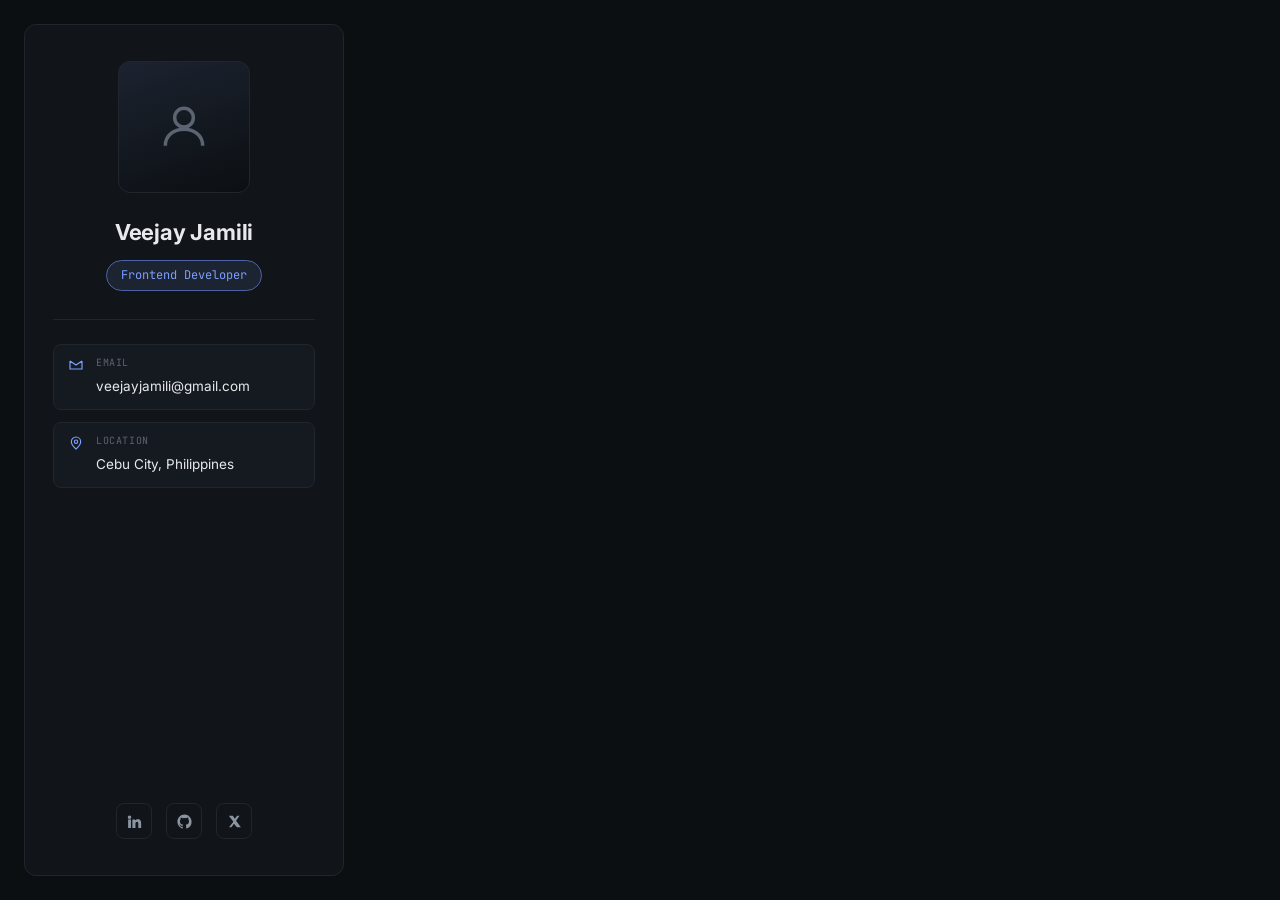
<file: sidebar.html>
<!DOCTYPE html>
<html lang="en">
<head>
<meta charset="UTF-8" />
<meta name="viewport" content="width=device-width, initial-scale=1.0" />
<title>Resume — Veejay Jamili</title>
<link rel="preconnect" href="https://fonts.googleapis.com">
<link rel="preconnect" href="https://fonts.gstatic.com" crossorigin>
<link href="https://fonts.googleapis.com/css2?family=JetBrains+Mono:wght@400;500;600;700&family=Inter:wght@400;500;600;700;800&display=swap" rel="stylesheet">
<link rel="stylesheet" href="style.css">
</head>
<body>
<div class="app">

  <aside class="sidebar">
    <div class="avatar">
      <svg viewBox="0 0 24 24" fill="none" stroke="currentColor" stroke-width="1.5"><circle cx="12" cy="8" r="4"/><path d="M4 20c0-4.4 3.6-7 8-7s8 2.6 8 7"/></svg>
    </div>
    <h1 class="sidebar__name">Veejay Jamili</h1>
    <span class="sidebar__role">Frontend Developer</span>

    <div class="sidebar__divider"></div>

    <div class="sidebar__info">
      <div class="info__row">
        <svg viewBox="0 0 24 24" fill="none" stroke="currentColor" stroke-width="1.8"><path d="M3 6l9 6 9-6M3 6v12h18V6"/></svg>
        <span>
          <span class="info__label">Email</span>
          <span class="info__value">veejayjamili@gmail.com</span>
        </span>
      </div>
      <div class="info__row">
        <svg viewBox="0 0 24 24" fill="none" stroke="currentColor" stroke-width="1.8"><path d="M12 21s-7-6.4-7-11a7 7 0 1114 0c0 4.6-7 11-7 11z"/><circle cx="12" cy="10" r="2.5"/></svg>
        <span>
          <span class="info__label">Location</span>
          <span class="info__value">Cebu City, Philippines</span>
        </span>
      </div>
    </div>

    <div class="sidebar__socials">
      <a href="https://www.linkedin.com/in/veejayjamili/" target="_blank" rel="noopener" aria-label="LinkedIn">
        <svg viewBox="0 0 24 24" fill="currentColor"><path d="M4.98 3.5a2.5 2.5 0 11-.02 5 2.5 2.5 0 01.02-5zM3 9h4v12H3zM9 9h3.8v1.7h.05c.53-1 1.83-1.96 3.76-1.96 4.02 0 4.76 2.65 4.76 6.1V21h-4v-5.6c0-1.34-.02-3.06-1.87-3.06-1.87 0-2.16 1.46-2.16 2.96V21H9z"/></svg>
      </a>
      <a href="https://github.com/fdc-veejay" target="_blank" rel="noopener" aria-label="GitHub">
        <svg viewBox="0 0 24 24" fill="currentColor"><path d="M12 2C6.48 2 2 6.58 2 12.25c0 4.5 2.87 8.32 6.84 9.67.5.1.68-.22.68-.49 0-.24-.01-1.04-.01-1.89-2.78.62-3.37-1.21-3.37-1.21-.45-1.18-1.1-1.5-1.1-1.5-.9-.63.07-.62.07-.62 1 .07 1.53 1.05 1.53 1.05.89 1.55 2.33 1.1 2.9.84.09-.66.34-1.1.62-1.36-2.22-.26-4.56-1.13-4.56-5.02 0-1.11.38-2.02 1.02-2.73-.1-.26-.44-1.31.1-2.73 0 0 .84-.27 2.75 1.04a9.4 9.4 0 015 0c1.9-1.31 2.74-1.04 2.74-1.04.55 1.42.2 2.47.1 2.73.64.71 1.02 1.62 1.02 2.73 0 3.9-2.35 4.76-4.58 5.01.36.32.68.93.68 1.88 0 1.36-.01 2.45-.01 2.79 0 .27.18.6.69.49A10.02 10.02 0 0022 12.25C22 6.58 17.52 2 12 2z"/></svg>
      </a>
      <a href="https://twitter.com/" target="_blank" rel="noopener" aria-label="Twitter / X">
        <svg viewBox="0 0 24 24" fill="currentColor"><path d="M19 4h-3.3l-3.2 4.2L9.6 4H4l6.4 8.4L4.3 20h3.3l3.7-4.8L15.4 20H21l-6.8-8.9z"/></svg>
      </a>
    </div>
  </aside>
</div>
</body>
</html>
</file>
<file: style.css>
/* ===========================================================
   TOKENS
   =========================================================== */
:root{
  --bg:            #0c0f12;
  --bg-raised:     #11151a;
  --bg-card:       #151a20;
  --line:          #1f262e;
  --text:          #e7e9ec;
  --text-dim:      #8b95a1;
  --text-faint:    #5b6470;
  --accent:        #7c9eff;
  --accent-dim:    #4d63a3;
  --accent-soft:   rgba(124,158,255,0.10);
  --string:        #e8b059;
  --good:          #6fcf97;

  --mono: "JetBrains Mono", ui-monospace, monospace;
  --sans: "Inter", -apple-system, sans-serif;

  --sidebar-w: 320px;
  --radius: 12px;
}

*{ box-sizing: border-box; }

body{
  margin:0;
  background: var(--bg);
  color: var(--text);
  font-family: var(--sans);
  line-height: 1.6;
  -webkit-font-smoothing: antialiased;
}

a{ color: inherit; text-decoration: none; }

:focus-visible{
  outline: 2px solid var(--accent);
  outline-offset: 3px;
  border-radius: 4px;
}

@media (prefers-reduced-motion: reduce){
  *{ animation-duration: 0.001ms !important; transition-duration: 0.001ms !important; }
}

ul{ margin:0; padding:0; list-style:none; }

/* ===========================================================
   APP SHELL
   =========================================================== */
.app{
  display:flex;
  min-height: 100vh;
}

/* ---------- SIDEBAR (fixed) ---------- */
.sidebar{
  position: fixed;
  top: 24px;
  left: 24px;
  width: var(--sidebar-w);
  height: calc(100vh - 48px);
  background: var(--bg-raised);
  border: 1px solid var(--line);
  border-radius: var(--radius);
  padding: 36px 28px;
  display:flex;
  flex-direction: column;
  align-items: center;
  text-align: center;
  z-index: 40;
  overflow-y: auto;
}

.avatar{
  width: 132px;
  height: 132px;
  border-radius: var(--radius);
  background: linear-gradient(160deg, #1c2330, #0c0f12);
  border: 1px solid var(--line);
  display:flex;
  align-items:center;
  justify-content:center;
  margin-bottom: 22px;
  flex-shrink: 0;
}
.avatar svg{ width: 56px; height: 56px; color: var(--text-faint); }

.sidebar__name{
  font-size: 22px;
  font-weight: 700;
  margin: 0 0 10px;
  letter-spacing: -0.01em;
}

.sidebar__role{
  display:inline-block;
  font-family: var(--mono);
  font-size: 12px;
  color: var(--accent);
  background: var(--accent-soft);
  border: 1px solid var(--accent-dim);
  padding: 5px 14px;
  border-radius: 100px;
  margin-bottom: 28px;
}

.sidebar__divider{
  width: 100%;
  height: 1px;
  background: var(--line);
  margin-bottom: 24px;
}

.sidebar__info{
  width: 100%;
  display:flex;
  flex-direction:column;
  gap: 12px;
  margin-bottom: 28px;
}
.info__row{
  display:flex;
  align-items:flex-start;
  gap: 12px;
  text-align: left;
  background: var(--bg-card);
  border: 1px solid var(--line);
  border-radius: 8px;
  padding: 10px 14px;
}
.info__row svg{
  width: 16px; height:16px;
  color: var(--accent);
  margin-top: 2px;
  flex-shrink: 0;
}
.info__label{
  display:block;
  font-family: var(--mono);
  font-size: 10px;
  letter-spacing: .06em;
  text-transform: uppercase;
  color: var(--text-faint);
  margin-bottom: 2px;
}
.info__value{
  font-size: 13.5px;
  color: var(--text);
  word-break: break-word;
}

.sidebar__socials{
  display:flex;
  gap: 14px;
  margin-top: auto;
}
.sidebar__socials a{
  width: 36px; height: 36px;
  display:flex; align-items:center; justify-content:center;
  border-radius: 8px;
  border: 1px solid var(--line);
  color: var(--text-dim);
  transition: border-color .15s ease, color .15s ease;
}
.sidebar__socials a:hover{
  border-color: var(--accent-dim);
  color: var(--accent);
}
.sidebar__socials svg{ width: 17px; height: 17px; }

/* ---------- MAIN CONTENT ---------- */
.content{
  margin-left: calc(var(--sidebar-w) + 48px);
  flex: 1;
  padding: 24px 40px 80px;
  max-width: 980px;
}

.topnav{
  display:flex;
  align-items:center;
  gap: 6px;
  background: var(--bg-raised);
  border: 1px solid var(--line);
  border-radius: var(--radius);
  padding: 10px;
  margin-bottom: 40px;
  overflow-x: auto;
}
.topnav a{
  font-family: var(--mono);
  font-size: 13.5px;
  color: var(--text-dim);
  padding: 10px 18px;
  border-radius: 8px;
  white-space: nowrap;
  transition: background .15s ease, color .15s ease;
}
.topnav a:hover{ color: var(--text); }
.topnav a.active{
  color: var(--accent);
  background: var(--accent-soft);
}

.eyebrow{
  font-family: var(--mono);
  font-size: 13px;
  color: var(--accent);
  margin: 0 0 12px;
}

.page__title{
  font-size: clamp(32px, 4vw, 42px);
  font-weight: 800;
  letter-spacing: -0.02em;
  margin: 0 0 8px;
}
.title__underline{
  width: 48px;
  height: 4px;
  background: var(--string);
  border-radius: 2px;
  margin-bottom: 32px;
}

.lede{
  color: var(--text-dim);
  font-size: 16px;
  max-width: 680px;
  margin: 0 0 20px;
}

.section-heading{
  font-size: 24px;
  font-weight: 700;
  margin: 48px 0 24px;
}

/* ---------- "What I'm doing" cards ---------- */
.cards{
  display:grid;
  grid-template-columns: 1fr 1fr;
  gap: 20px;
}
@media (max-width: 720px){ .cards{ grid-template-columns: 1fr; } }

.card{
  background: var(--bg-card);
  border: 1px solid var(--line);
  border-radius: var(--radius);
  padding: 24px;
  display:flex;
  gap: 18px;
}
.card__icon{
  width: 46px; height:46px;
  flex-shrink:0;
  border-radius: 10px;
  background: var(--accent-soft);
  border: 1px solid var(--accent-dim);
  display:flex; align-items:center; justify-content:center;
}
.card__icon svg{ width:22px; height:22px; color: var(--accent); }
.card h3{
  font-size: 16px;
  margin: 0 0 8px;
}
.card p{
  font-size: 14px;
  color: var(--text-dim);
  margin:0;
}

/* ---------- Skill icon grid ---------- */
.skill-icons{
  display:grid;
  grid-template-columns: repeat(auto-fill, minmax(96px, 1fr));
  gap: 16px;
}
.skill-icon{
  background: var(--bg-card);
  border: 1px solid var(--line);
  border-radius: var(--radius);
  aspect-ratio: 1;
  display:flex;
  flex-direction:column;
  align-items:center;
  justify-content:center;
  gap: 10px;
  transition: border-color .15s ease, transform .15s ease;
}
.skill-icon:hover{ border-color: var(--accent-dim); transform: translateY(-2px); }
.skill-icon svg{ width:34px; height:34px; }
.skill-icon span{
  font-family: var(--mono);
  font-size: 11px;
  color: var(--text-faint);
}

/* ---------- Resume timeline ---------- */
.timeline__item{
  display:grid;
  grid-template-columns: 140px 1fr;
  gap: 24px;
  padding: 24px 0;
  border-top: 1px solid var(--line);
}
.timeline__item:first-child{ border-top:none; padding-top:0; }
.timeline__time{
  font-family: var(--mono);
  font-size: 13px;
  color: var(--text-faint);
}
.timeline__item h3{
  margin: 0 0 8px;
  font-size: 17px;
}
.timeline__item .at{ color: var(--text-faint); font-weight: 400; font-size:14px; }
.timeline__item p{
  color: var(--text-dim);
  font-size: 14.5px;
  margin: 0 0 12px;
  max-width: 560px;
}
.tags{ display:flex; gap:8px; flex-wrap:wrap; }
.tags span{
  font-family: var(--mono);
  font-size: 11.5px;
  color: var(--string);
  background: rgba(232,176,89,0.08);
  border: 1px solid rgba(232,176,89,0.25);
  padding: 4px 9px;
  border-radius: 6px;
}
@media (max-width: 600px){
  .timeline__item{ grid-template-columns: 1fr; gap:8px; }
}

/* ---------- Portfolio grid ---------- */
.portfolio-grid{
  display:grid;
  grid-template-columns: 1fr 1fr;
  gap: 20px;
}
@media (max-width: 720px){ .portfolio-grid{ grid-template-columns: 1fr; } }

.project-card{
  background: var(--bg-card);
  border: 1px solid var(--line);
  border-radius: var(--radius);
  overflow: hidden;
  transition: border-color .15s ease, transform .15s ease;
}
.project-card:hover{ border-color: var(--accent-dim); transform: translateY(-2px); }
.project-card__thumb{
  height: 150px;
  background: linear-gradient(135deg, #1c2330, #11151a);
  display:flex;
  align-items:center;
  justify-content:center;
  border-bottom: 1px solid var(--line);
}
.project-card__thumb svg{ width:36px; height:36px; color: var(--text-faint); }
.project-card__body{ padding: 18px 20px; }
.project-card h3{ margin: 0 0 6px; font-size:16px; }
.project-card p{ margin:0 0 12px; font-size:13.5px; color: var(--text-dim); }

/* ---------- Blog list ---------- */
.blog-list{ display:flex; flex-direction:column; gap: 16px; }
.blog-item{
  background: var(--bg-card);
  border: 1px solid var(--line);
  border-radius: var(--radius);
  padding: 22px 24px;
  display:flex;
  justify-content: space-between;
  gap: 20px;
  flex-wrap: wrap;
}
.blog-item h3{ margin:0 0 6px; font-size:16px; }
.blog-item p{ margin:0; color: var(--text-dim); font-size:14px; max-width: 560px; }
.blog-item__date{
  font-family: var(--mono);
  font-size: 12px;
  color: var(--text-faint);
  white-space: nowrap;
}

/* ---------- Contact form ---------- */
.contact-grid{
  display:grid;
  grid-template-columns: 1.1fr 0.9fr;
  gap: 32px;
}
@media (max-width: 760px){ .contact-grid{ grid-template-columns: 1fr; } }

.contact__form{
  display:flex;
  flex-direction:column;
  gap: 18px;
}
.field{ display:flex; flex-direction:column; gap:8px; }
.field label{
  font-family: var(--mono);
  font-size: 12px;
  color: var(--text-faint);
}
.field input, .field textarea{
  font-family: var(--sans);
  font-size: 14.5px;
  color: var(--text);
  background: var(--bg-card);
  border: 1px solid var(--line);
  border-radius: 8px;
  padding: 12px 14px;
  resize: vertical;
}
.field input:focus, .field textarea:focus{ border-color: var(--accent-dim); outline:none; }

.btn{
  font-family: var(--mono);
  font-size: 14px;
  font-weight:500;
  padding: 13px 22px;
  border-radius: 8px;
  background: var(--accent);
  color: #0c0f12;
  border: none;
  cursor: pointer;
  transition: background .15s ease, transform .15s ease;
}
.btn:hover{ background:#91addf; transform: translateY(-1px); }

.form__status{
  font-family: var(--mono);
  font-size: 13px;
  color: var(--good);
  min-height: 18px;
  margin:0;
}

.contact-info-card{
  background: var(--bg-card);
  border: 1px solid var(--line);
  border-radius: var(--radius);
  padding: 24px;
  display:flex;
  flex-direction:column;
  gap: 18px;
  height: fit-content;
}
.contact-info-card .info__row{ background: var(--bg-raised); }

/* ---------- Mobile sidebar fallback ---------- */
@media (max-width: 880px){
  .sidebar{
    position: static;
    width: 100%;
    height: auto;
    margin: 16px;
  }
  .app{ flex-direction: column; }
  .content{ margin-left: 0; padding: 0 20px 60px; }
}

.footer-note{
  font-family: var(--mono);
  font-size: 12px;
  color: var(--text-faint);
  text-align: center;
  margin-top: 56px;
}
</file>
